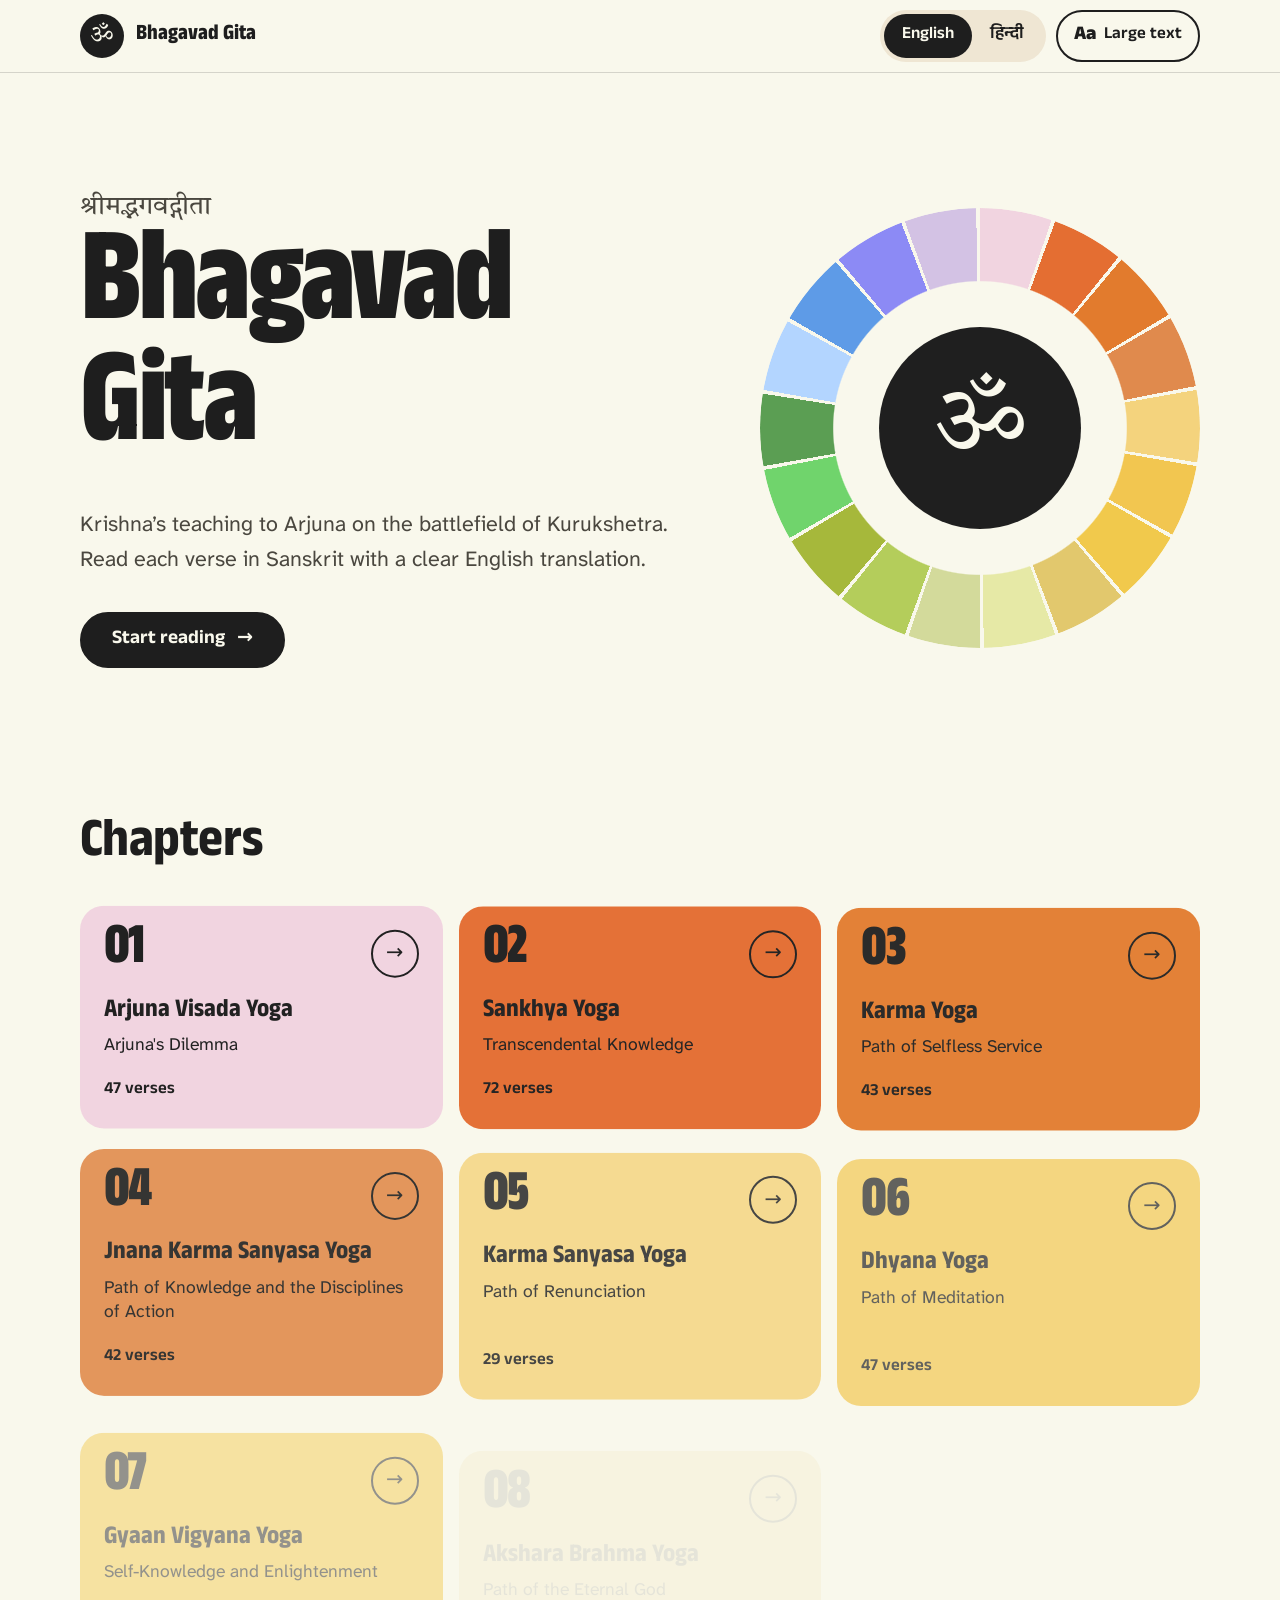
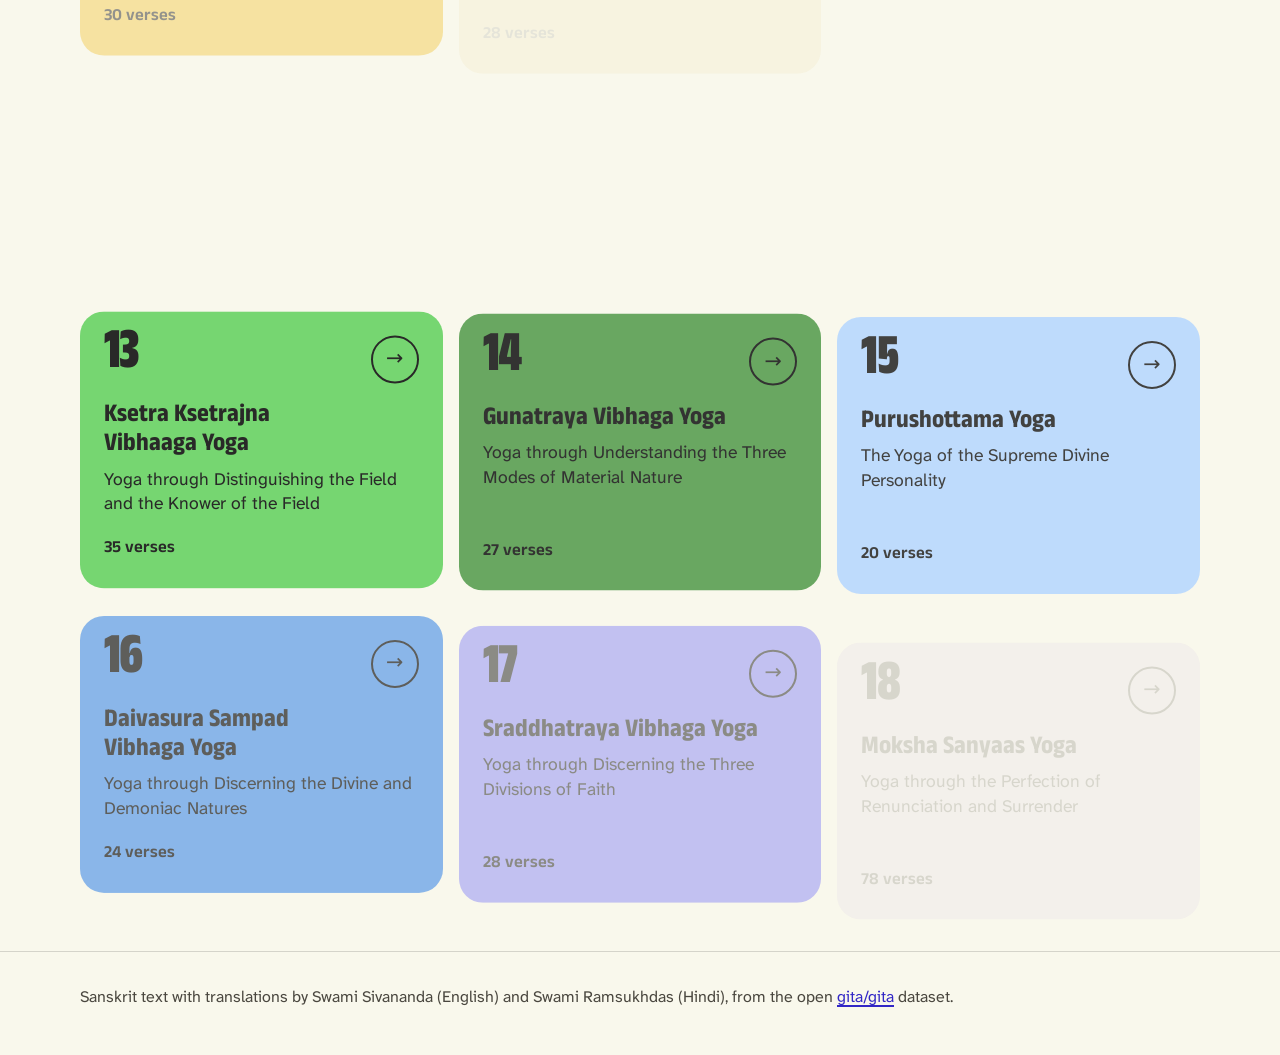
<file: bhagavad-gita/index.html>
<!doctype html>
<html lang="en">
<head>
  <meta charset="utf-8">
  <meta name="viewport" content="width=device-width, initial-scale=1, viewport-fit=cover">
  <title>Bhagavad Gita</title>
  <meta name="description" content="Read the Bhagavad Gita verse by verse in Sanskrit, with English and Hindi translations.">
  <meta name="theme-color" content="#F9F8EC">
  <link rel="icon" href="data:image/svg+xml,%3Csvg xmlns='http://www.w3.org/2000/svg' viewBox='0 0 64 64'%3E%3Ccircle cx='32' cy='32' r='32' fill='%231E1E1E'/%3E%3Ctext x='32' y='45' font-size='36' text-anchor='middle' fill='%23F9F8EC' font-family='serif'%3E%E0%A5%90%3C/text%3E%3C/svg%3E">
  <link rel="preconnect" href="https://fonts.googleapis.com">
  <link rel="preconnect" href="https://fonts.gstatic.com" crossorigin>
  <link rel="stylesheet" href="https://fonts.googleapis.com/css2?family=Anek+Devanagari:wdth,wght@75..100,400..800&family=Atkinson+Hyperlegible+Next:ital,wght@0,400;0,700;1,400&family=Tiro+Devanagari+Sanskrit&display=swap">
  <link rel="stylesheet" href="css/style.css">
  <script>
    /* Apply saved language and text size before first paint. */
    (function () {
      try {
        var s = JSON.parse(localStorage.getItem('gita:settings') || '{}');
        if (s.lang === 'hi') document.documentElement.lang = 'hi';
        if (s.large) document.documentElement.classList.add('large-text');
      } catch (e) { /* storage unavailable: defaults */ }
    })();
  </script>
</head>
<body>
  <a class="skip-link" href="#main" data-action="skip">Skip to content</a>

  <header class="topbar">
    <div class="topbar-inner">
      <a class="brand" href="#home">
        <span class="brand-mark" aria-hidden="true">ॐ</span>
        <span class="brand-text" data-i18n="brand">Bhagavad Gita</span>
      </a>
      <div class="controls">
        <div class="lang-switch" role="group" aria-label="Language">
          <button type="button" data-action="lang" data-lang="en" lang="en">English</button>
          <button type="button" data-action="lang" data-lang="hi" lang="hi">हिन्दी</button>
        </div>
        <button type="button" class="size-btn" data-action="size" aria-pressed="false">
          <span class="size-icon" aria-hidden="true">Aa</span>
          <span class="size-label" data-i18n="largeText">Large text</span>
        </button>
      </div>
    </div>
  </header>

  <main id="main" tabindex="-1">
    <p class="state">Loading…</p>
  </main>

  <footer class="site-footer">
    <div class="wrap footer-inner" id="footer"></div>
  </footer>

  <script src="js/vendor/gsap.min.js" defer></script>
  <script src="js/vendor/ScrollTrigger.min.js" defer></script>
  <script src="js/app.js" defer></script>
</body>
</html>
</file>
<file: bhagavad-gita/css/style.css>
/* ==========================================================================
   Bhagavad Gita reader
   Light, high-contrast, large-type design for older readers.
   All colours come from the "Bhagavad Gita colour pair library".
   Every text/background pair below is WCAG 2.2 AA (>= 4.5:1) or better.
   ========================================================================== */

:root {
  /* Base (from the library: Cream, Warm cream, Black/white text, Ultramarine) */
  --paper:   #F9F8EC;   /* page background                                  */
  --paper-2: #EFE6D3;   /* quiet surfaces          ink on it: 13.4:1        */
  --white:   #FFFFFF;
  --ink:     #1E1E1E;   /* all text              on paper: 15.6:1 (AAA)    */
  --ink-2:   #4A473F;   /* secondary text        on paper:  8.7:1 (AAA)    */
  --link:    #3227C6;   /* inline links          on paper:  8.8:1 (AAA)    */
  --line:    rgba(30, 30, 30, 0.16);

  /* 18 chapter colours, ordered as a hue spectrum. Text on all of them is
     --ink (#1E1E1E). Contrast with --ink is shown after each value. */
  --c1:  #F1D4E0; /* Peony          12.1:1 */
  --c2:  #E46D31; /* Clay coral      5.2:1 */
  --c3:  #E27A2C; /* Halloween       5.6:1 */
  --c4:  #E08A4C; /* Tangerine       6.3:1 */
  --c5:  #F4D37C; /* Golden         11.5:1 */
  --c6:  #F2C64F; /* Sunbeam        10.3:1 */
  --c7:  #F1C94B; /* Golden yellow  10.5:1 */
  --c8:  #E2C86C; /* Sunny          10.1:1 */
  --c9:  #E6E9A6; /* Light green    13.2:1 */
  --c10: #D3DA9B; /* Pistachio      11.3:1 */
  --c11: #B4CD5A; /* Lemon green     9.4:1 */
  --c12: #A6B83A; /* Kiwi            7.6:1 */
  --c13: #6FD46B; /* Lime green      9.0:1 */
  --c14: #5A9E52; /* Lettuce         5.1:1 */
  --c15: #B3D5FF; /* Sky            11.0:1 */
  --c16: #5D9BE7; /* Cornflower      5.8:1 */
  --c17: #8C8AF5; /* Periwinkle      5.6:1 */
  --c18: #D3C2E4; /* Lavender       10.0:1 */

  /* Type: Anek Devanagari (headings, Latin + Hindi), Atkinson Hyperlegible
     Next (English reading text), Tiro Devanagari Sanskrit (verses). */
  --f-head: "Anek Devanagari", "Atkinson Hyperlegible Next", system-ui, sans-serif;
  --f-body: "Atkinson Hyperlegible Next", "Anek Devanagari", system-ui, sans-serif;
  --f-hi:   "Anek Devanagari", "Noto Sans Devanagari", system-ui, sans-serif;
  --f-sa:   "Tiro Devanagari Sanskrit", "Noto Serif Devanagari", serif;

  --wrap: 1200px;
  --read: 760px;          /* ~60-70 characters per line at 20px */
  --gutter: clamp(16px, 4vw, 40px);
  --radius: 24px;
  --tap: 56px;            /* above the 44px WCAG 2.5.5 (AAA) target size */
  --ease: cubic-bezier(.2, .7, .2, 1);
}

/* ---------- Base ---------------------------------------------------------- */

*, *::before, *::after { box-sizing: border-box; }

html { font-size: 100%; -webkit-text-size-adjust: 100%; scroll-padding-top: 96px; }
html.large-text { font-size: 120%; }

body {
  margin: 0;
  min-height: 100vh;
  display: flex;
  flex-direction: column;
  background: var(--paper);
  color: var(--ink);
  font-family: var(--f-body);
  font-size: 1.25rem;              /* 20px */
  line-height: 1.6;
  overflow-x: hidden;
  -webkit-font-smoothing: antialiased;
}
html[lang="hi"] body { font-family: var(--f-hi); }

[lang="sa"] { font-family: var(--f-sa); }
[lang="hi"] { font-family: var(--f-hi); }

h1, h2, h3 {
  margin: 0; font-family: var(--f-head); font-weight: 700; line-height: 1.1;
  font-stretch: 88%; letter-spacing: -0.01em;
}
html[lang="hi"] :is(h1, h2, h3) { line-height: 1.3; letter-spacing: 0; }
h1:focus, h2:focus { outline: none; }

p { margin: 0 0 1em; }
a { color: var(--link); text-underline-offset: 0.18em; text-decoration-thickness: 2px; }
button { font: inherit; color: inherit; }

:focus-visible { outline: 3px solid var(--link); outline-offset: 3px; border-radius: 8px; }

/* Side gutters also clear a phone's side system bar (landscape notch). */
.wrap, .read, .topbar-inner {
  padding-left: max(var(--gutter), env(safe-area-inset-left, 0px));
  padding-right: max(var(--gutter), env(safe-area-inset-right, 0px));
}
.wrap { width: 100%; max-width: var(--wrap); margin: 0 auto; }
.read { width: 100%; max-width: calc(var(--read) + 2 * var(--gutter)); margin: 0 auto; }

.visually-hidden {
  position: absolute !important; width: 1px; height: 1px; overflow: hidden;
  clip: rect(0 0 0 0); clip-path: inset(50%); white-space: nowrap;
}

.meta { display: flex; flex-wrap: wrap; align-items: center; gap: 4px 12px; }
.meta .sep { width: 6px; height: 6px; border-radius: 50%; background: currentColor; }

.skip-link {
  position: absolute; left: 16px; top: -80px; z-index: 50;
  padding: 12px 20px; border-radius: 999px; background: var(--ink); color: var(--paper);
  font-weight: 700; text-decoration: none;
}
.skip-link:focus { top: 12px; }

.state { text-align: center; padding-block: 120px; color: var(--ink-2); }

/* ---------- Header -------------------------------------------------------- */

/* Paints the band above the sticky header on phones with a notch. */
body::before {
  content: ""; position: fixed; inset: 0 0 auto; height: env(safe-area-inset-top, 0px); z-index: 31;
  background: var(--paper);
}

.topbar {
  position: sticky; top: env(safe-area-inset-top, 0px); z-index: 30;
  background: color-mix(in srgb, var(--paper) 92%, transparent);
  backdrop-filter: blur(12px); -webkit-backdrop-filter: blur(12px);
  border-bottom: 1px solid var(--line);
}
.topbar-inner {
  max-width: var(--wrap); margin: 0 auto; padding-block: 10px;
  display: flex; align-items: center; justify-content: space-between; gap: 12px;
}
.brand { display: inline-flex; align-items: center; gap: 12px; min-height: 48px; color: var(--ink); text-decoration: none; min-width: 0; }
.brand-mark {
  display: grid; place-items: center; flex: none; width: 44px; height: 44px; border-radius: 50%;
  background: var(--ink); color: var(--paper); font-family: var(--f-sa); font-size: 1.5rem; line-height: 1;
}
.brand-text { font-family: var(--f-head); font-weight: 750; font-stretch: 85%; font-size: 1.375rem; white-space: nowrap; }

.controls { display: flex; align-items: center; gap: 10px; flex: none; }

.lang-switch { display: inline-flex; padding: 4px; border-radius: 999px; background: var(--paper-2); }
.lang-switch button {
  min-height: 44px; padding: 0 18px; border: 0; border-radius: 999px; background: transparent; cursor: pointer;
  font-family: var(--f-head); font-weight: 600; font-size: 1.05rem; color: var(--ink);
}
.lang-switch button[aria-pressed="true"] { background: var(--ink); color: var(--paper); }

.size-btn {
  display: inline-flex; align-items: center; gap: 8px; min-height: 52px; padding: 0 16px;
  border: 2px solid var(--ink); border-radius: 999px; background: transparent; cursor: pointer;
  font-family: var(--f-head); font-weight: 600; font-size: 1.05rem;
}
.size-btn[aria-pressed="true"] { background: var(--ink); color: var(--paper); }
.size-icon { font-weight: 800; font-size: 1.15em; }

/* ---------- Buttons & links ---------------------------------------------- */

.btn {
  display: inline-flex; align-items: center; justify-content: center; gap: 12px;
  min-height: var(--tap); padding: 0 30px; border-radius: 999px; border: 2px solid var(--ink);
  font-family: var(--f-head); font-weight: 650; font-size: 1.2rem; line-height: 1.2; text-align: center;
  text-decoration: none; cursor: pointer;
  transition: transform .2s var(--ease), background-color .2s, color .2s;
}
.btn:hover { transform: translateY(-2px); }
.btn:active { transform: translateY(0); }
.btn-primary { background: var(--ink); color: var(--paper); }
.btn-secondary { background: transparent; color: var(--ink); }
.btn-secondary:hover { background: var(--ink); color: var(--paper); }
.btn .arrow { transition: transform .25s var(--ease); }
.btn:hover .arrow-r { transform: translateX(4px); }
.btn:hover .arrow-l { transform: translateX(-4px); }

.back-link {
  display: inline-flex; align-items: center; gap: 10px; min-height: 48px;
  color: var(--ink); font-family: var(--f-head); font-weight: 600; font-size: 1.15rem; text-decoration: none;
}
.back-link span[aria-hidden] { display: inline-grid; place-items: center; width: 40px; height: 40px; border-radius: 50%; border: 2px solid var(--ink); transition: transform .25s var(--ease); }
.back-link:hover span[aria-hidden] { transform: translateX(-4px); }
.back-link:hover .back-text { text-decoration: underline; text-underline-offset: 0.2em; }

/* Text animation helpers (GSAP moves the inner span) */
/* Extra padding keeps Devanagari vowel signs (above and below the line) inside the clip box. */
.mask { display: inline-block; overflow: hidden; vertical-align: top; padding: 0.12em 0 0.14em; margin: -0.12em 0 -0.14em; }
.mask > span { display: inline-block; }

/* ---------- Home ---------------------------------------------------------- */

.hero { padding: clamp(48px, 9vw, 120px) 0 clamp(40px, 6vw, 80px); }
.hero-grid { display: grid; grid-template-columns: minmax(0, 1.4fr) minmax(0, 1fr); align-items: center; gap: clamp(24px, 5vw, 72px); }
.hero-kicker { font-family: var(--f-sa); font-size: 1.6rem; margin: 0 0 8px; color: var(--ink-2); }
.hero-title {
  font-size: clamp(3.4rem, 10.5vw, 8.4rem); line-height: 0.9; font-weight: 800; font-stretch: 78%;
  letter-spacing: -0.025em; margin: 0;
}
html[lang="hi"] .hero-title { font-size: clamp(3rem, 8.5vw, 6.6rem); line-height: 1.12; font-stretch: 85%; }
.hero-lede { max-width: 30em; margin: 28px 0 36px; font-size: 1.35rem; color: var(--ink-2); }
.hero-cta { display: flex; flex-wrap: wrap; gap: 14px; }
.hero-cta .btn { flex: 0 1 auto; }

.wheel { position: relative; width: 100%; max-width: 440px; aspect-ratio: 1; justify-self: end; }
.wheel-ring {
  position: absolute; inset: 0; border-radius: 50%;
  background: conic-gradient(
    var(--c1) 0deg 19deg,   var(--paper) 19deg 20deg,
    var(--c2) 20deg 39deg,  var(--paper) 39deg 40deg,
    var(--c3) 40deg 59deg,  var(--paper) 59deg 60deg,
    var(--c4) 60deg 79deg,  var(--paper) 79deg 80deg,
    var(--c5) 80deg 99deg,  var(--paper) 99deg 100deg,
    var(--c6) 100deg 119deg, var(--paper) 119deg 120deg,
    var(--c7) 120deg 139deg, var(--paper) 139deg 140deg,
    var(--c8) 140deg 159deg, var(--paper) 159deg 160deg,
    var(--c9) 160deg 179deg, var(--paper) 179deg 180deg,
    var(--c10) 180deg 199deg, var(--paper) 199deg 200deg,
    var(--c11) 200deg 219deg, var(--paper) 219deg 220deg,
    var(--c12) 220deg 239deg, var(--paper) 239deg 240deg,
    var(--c13) 240deg 259deg, var(--paper) 259deg 260deg,
    var(--c14) 260deg 279deg, var(--paper) 279deg 280deg,
    var(--c15) 280deg 299deg, var(--paper) 299deg 300deg,
    var(--c16) 300deg 319deg, var(--paper) 319deg 320deg,
    var(--c17) 320deg 339deg, var(--paper) 339deg 340deg,
    var(--c18) 340deg 359deg, var(--paper) 359deg 360deg);
  -webkit-mask: radial-gradient(circle, transparent 47%, #000 47.4%);
          mask: radial-gradient(circle, transparent 47%, #000 47.4%);
}
.wheel-core {
  position: absolute; inset: 27%; border-radius: 50%; background: var(--ink); color: var(--paper);
  display: grid; place-items: center; font-family: var(--f-sa); font-size: clamp(3rem, 8vw, 6rem); line-height: 1;
}

.section { padding: clamp(40px, 6vw, 72px) 0; }
.section-title { font-size: clamp(2.2rem, 5vw, 3.4rem); margin-bottom: 28px; }

.chapter-grid {
  list-style: none; margin: 0; padding: 0;
  display: grid; gap: 16px; grid-template-columns: repeat(auto-fill, minmax(min(100%, 340px), 1fr));
}
.chapter-grid > li { display: flex; }
.ch-card {
  position: relative; display: flex; flex-direction: column; gap: 6px; width: 100%;
  padding: 22px 24px 24px; border-radius: var(--radius); overflow: hidden;
  background: var(--c); color: var(--ink); text-decoration: none;
  transition: transform .3s var(--ease), box-shadow .3s var(--ease);
}
.ch-card:hover { transform: translateY(-4px); box-shadow: 0 18px 40px -18px rgba(30, 30, 30, .45); }
.ch-top { display: flex; align-items: center; justify-content: space-between; gap: 12px; margin-bottom: 12px; }
.ch-no {
  font-family: var(--f-head); font-weight: 800; font-stretch: 75%; font-size: 3.6rem; line-height: .9;
  letter-spacing: -0.03em; transition: transform .35s var(--ease);
}
.ch-card:hover .ch-no { transform: translateX(6px); }
.ch-title { font-family: var(--f-head); font-weight: 700; font-stretch: 88%; font-size: 1.6rem; line-height: 1.15; text-wrap: balance; }
html[lang="hi"] .ch-title { font-family: var(--f-head); font-stretch: 92%; font-size: 1.55rem; line-height: 1.35; overflow-wrap: anywhere; }
.ch-sub { font-size: 1.1rem; line-height: 1.4; }
.ch-meta { margin-top: auto; padding-top: 14px; font-family: var(--f-head); font-weight: 600; font-size: 1.05rem; }
.ch-go {
  flex: none; width: 48px; height: 48px; border-radius: 50%;
  display: grid; place-items: center; border: 2px solid var(--ink); font-size: 1.3rem; line-height: 1;
  transition: background-color .25s, color .25s, transform .3s var(--ease);
}
.ch-card:hover .ch-go { background: var(--ink); color: var(--c); transform: rotate(-45deg); }

/* ---------- Chapter page -------------------------------------------------- */

.ch-hero { position: relative; overflow: hidden; background: var(--c); padding: 28px 0 clamp(40px, 6vw, 72px); }
.ch-hero .wrap { position: relative; z-index: 1; }
.ch-hero-num {
  position: absolute; right: -0.04em; bottom: -0.2em; z-index: 0; pointer-events: none;
  font-family: var(--f-head); font-weight: 800; font-stretch: 75%; font-size: clamp(12rem, 34vw, 30rem); line-height: 1;
  color: var(--ink); opacity: .08; letter-spacing: -0.04em;
}
.ch-hero-label { margin: 28px 0 10px; font-family: var(--f-head); font-weight: 600; font-size: 1.2rem; }
.ch-hero h1 { font-size: clamp(2.8rem, 8vw, 5.6rem); font-weight: 800; font-stretch: 80%; line-height: .95; max-width: 14ch; }
html[lang="hi"] .ch-hero h1 { font-family: var(--f-head); font-weight: 800; font-stretch: 85%; font-size: clamp(2.4rem, 8vw, 4.6rem); line-height: 1.25; max-width: none; overflow-wrap: anywhere; }
.ch-hero-sa { font-family: var(--f-sa); font-size: 1.6rem; margin: 16px 0 0; }
.ch-hero-meaning { font-size: 1.35rem; margin: 6px 0 0; max-width: 32em; }
.ch-hero .btn { margin-top: 32px; }

.summary { padding: 48px 0 8px; }
.summary h2, .list-title { font-size: 2rem; margin-bottom: 16px; }
.summary p { color: var(--ink); }
.more-panel { overflow: hidden; }
.text-btn {
  display: inline-flex; align-items: center; gap: 10px; min-height: 48px; padding: 0;
  border: 0; background: none; cursor: pointer; color: var(--link);
  font-family: var(--f-head); font-weight: 650; font-size: 1.15rem; text-decoration: underline; text-underline-offset: 0.2em;
}

.verse-list { list-style: none; margin: 0; padding: 0; border-top: 2px solid var(--ink); }
.v-row {
  display: grid; grid-template-columns: 72px 1fr 40px; align-items: center; gap: 16px;
  min-height: 80px; padding: 18px 4px; border-bottom: 1px solid var(--line);
  color: var(--ink); text-decoration: none; transition: background-color .2s, padding .3s var(--ease);
}
.v-row:hover { background: color-mix(in srgb, var(--c) 45%, transparent); padding-left: 14px; }
.v-no { font-family: var(--f-head); font-weight: 800; font-stretch: 80%; font-size: 1.5rem; }
.v-text { display: -webkit-box; -webkit-line-clamp: 2; -webkit-box-orient: vertical; overflow: hidden; }
.v-go { font-size: 1.4rem; text-align: right; transition: transform .25s var(--ease); }
.v-row:hover .v-go { transform: translateX(4px); }

.pager { display: grid; grid-template-columns: repeat(2, minmax(0, 1fr)); gap: 14px; margin: 56px 0 0; }
.pager .btn { width: 100%; }
.pager .only-next { grid-column: 2; }

/* ---------- Verse page ---------------------------------------------------- */

.verse > .back-link { margin-top: 20px; }
.progress { display: flex; align-items: center; gap: 16px; margin: 0 0 28px; }
.progress-label { flex: none; margin: 0; font-family: var(--f-head); font-weight: 600; font-size: 1.05rem; }
.progress-track { flex: 1; height: 8px; border-radius: 999px; background: var(--paper-2); overflow: hidden; }
.progress-fill { display: block; height: 100%; width: 0; border-radius: inherit; background: var(--ink); }

.verse-title { font-size: clamp(2.2rem, 6vw, 3.6rem); font-weight: 800; font-stretch: 80%; margin: 20px 0 16px; }

.shloka-card {
  position: relative; margin: 0; padding: clamp(32px, 6vw, 56px) clamp(20px, 5vw, 48px);
  border-radius: var(--radius); background: var(--c); color: var(--ink); text-align: center; overflow: hidden;
}
.speaker { margin: 0 0 14px; font-family: var(--f-sa); font-size: 1.35rem; }
.shloka { margin: 0; font-family: var(--f-sa); font-size: clamp(1.35rem, 5.4vw, 2.3rem); line-height: 1.75; }
.shloka .line, .translit .line { display: block; text-wrap: balance; }

/* Transliteration sits inside the verse card, under a thin rule. Text stays --ink for contrast. */
.translit {
  margin: 24px auto 0; padding-top: 20px; max-width: 34em; border-top: 1px solid rgba(30, 30, 30, .25);
  text-align: center; font-style: italic; font-size: 1.15rem; line-height: 1.7; color: var(--ink);
}

.translation-block { margin-top: 40px; }
.label {
  font-family: var(--f-head); font-weight: 700; font-size: 1rem; letter-spacing: 0.12em; text-transform: uppercase;
  margin-bottom: 14px;
}
html[lang="hi"] .label { letter-spacing: 0; font-size: 1.15rem; }
.translation { font-size: clamp(1.4rem, 3.4vw, 1.75rem); line-height: 1.55; margin: 0; }
.by { margin: 14px 0 0; font-size: 1.05rem; color: var(--ink-2); }

.accordions { margin-top: 48px; border-top: 2px solid var(--ink); }
.acc { border-bottom: 1px solid var(--line); }
.acc h2 { margin: 0; font-size: inherit; }
.acc-btn {
  width: 100%; min-height: 72px; padding: 16px 0; border: 0; background: none; cursor: pointer;
  display: flex; align-items: center; justify-content: space-between; gap: 16px; text-align: left;
  font-family: var(--f-head); font-weight: 700; font-size: 1.5rem; color: var(--ink);
}
.acc-icon {
  position: relative; flex: none; width: 44px; height: 44px; border-radius: 50%; border: 2px solid var(--ink);
  transition: background-color .25s, transform .35s var(--ease);
}
.acc-icon::before, .acc-icon::after {
  content: ""; position: absolute; left: 50%; top: 50%; width: 16px; height: 2.5px; border-radius: 2px;
  background: currentColor; transform: translate(-50%, -50%);
}
.acc-icon::after { transform: translate(-50%, -50%) rotate(90deg); transition: transform .35s var(--ease); }
.acc-btn[aria-expanded="true"] .acc-icon { background: var(--ink); color: var(--paper); }
.acc-btn[aria-expanded="true"] .acc-icon::after { transform: translate(-50%, -50%) rotate(0deg); }
.acc-panel { overflow: hidden; }
.acc-inner { padding: 4px 0 32px; }
.acc-inner p { margin-bottom: 1em; }
.acc-inner .by { margin-top: 0; }

.words { display: grid; grid-template-columns: minmax(0, 0.9fr) minmax(0, 1.4fr); gap: 0; margin: 0; }
.words dt, .words dd { margin: 0; padding: 10px 0; border-bottom: 1px solid var(--line); }
.words dt { font-style: italic; font-weight: 700; padding-right: 16px; }

.verse-pager { margin-block: 40px clamp(48px, 8vw, 88px); }
.verse-pager .read { display: grid; grid-template-columns: repeat(2, minmax(0, 1fr)); gap: 12px; }
.verse-pager .btn { width: 100%; padding: 0 16px; }
.verse-pager .only-next { grid-column: 2; }

/* ---------- Not found / error -------------------------------------------- */

.notice { text-align: center; padding-block: 96px; }
.notice h1 { font-size: clamp(2.4rem, 6vw, 3.6rem); margin-bottom: 16px; }
.notice p { color: var(--ink-2); margin-bottom: 28px; }

/* ---------- Footer -------------------------------------------------------- */

.site-footer { margin-top: auto; border-top: 1px solid var(--line); }
.footer-inner { padding-top: 32px; padding-bottom: 40px; font-size: 1rem; color: var(--ink-2); }
.footer-inner p { margin: 0 0 6px; }

/* ---------- Responsive ---------------------------------------------------- */

@media (max-width: 640px) {
  body { font-size: 1.1875rem; }          /* 19px on phones */
  .brand-text { display: none; }
  .lang-switch button { padding: 0 14px; }
  .size-label { display: none; }
  .size-btn { width: 52px; justify-content: center; padding: 0; }
  .v-row { grid-template-columns: 56px 1fr 24px; gap: 12px; }
  .words { grid-template-columns: 1fr; }
  .words dt { padding-bottom: 0; border-bottom: 0; }
  .words dd { padding-top: 2px; }
  .shloka-card { padding-left: 14px; padding-right: 14px; }
  .verse-pager {
    position: sticky; bottom: 0; z-index: 20; margin-bottom: 0;
    background: color-mix(in srgb, var(--paper) 94%, transparent);
    backdrop-filter: blur(10px); -webkit-backdrop-filter: blur(10px);
    border-top: 1px solid var(--line);
    padding-block: 12px calc(12px + env(safe-area-inset-bottom, 0px));
  }
  .verse-pager .btn { font-size: 1.05rem; gap: 8px; }
}

@media (max-width: 560px) {
  .hero-grid { grid-template-columns: 1fr; }
  .wheel { display: none; }
  .hero-cta .btn { width: 100%; }
}

@media (max-width: 480px) {
  .pager { grid-template-columns: 1fr; }
  .pager .btn-primary { order: -1; }
  .pager .only-next { grid-column: auto; }
}

@media (prefers-reduced-motion: reduce) {
  *, *::before, *::after { transition: none !important; animation: none !important; scroll-behavior: auto !important; }
}
</file>
